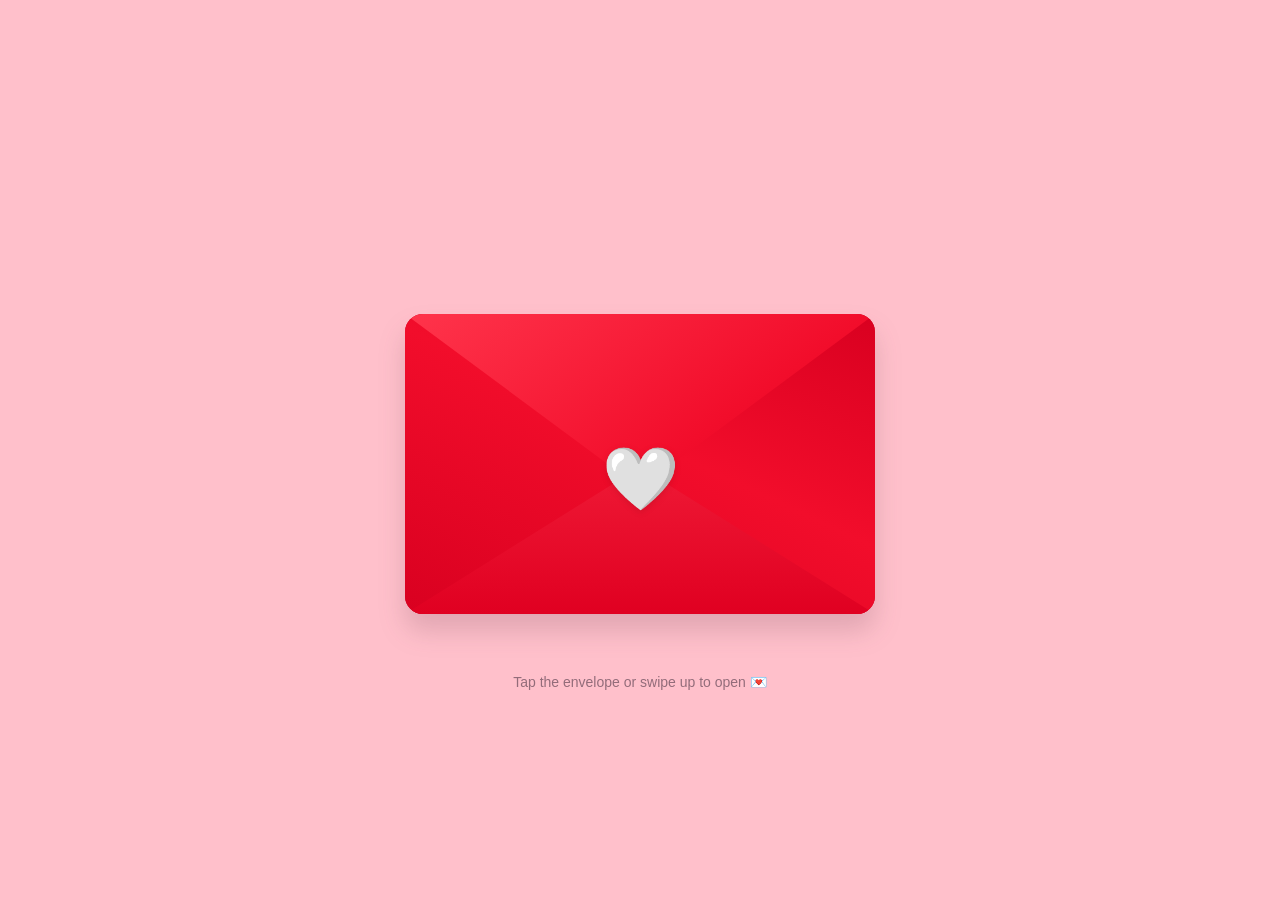
<file: index.html>
<!DOCTYPE html>
<html lang="en">

    <head>
        <meta charset="UTF-8">
        <meta name="viewport" content="width=device-width, initial-scale=1.0">
        <title>A Letter for You</title>

        <link rel="stylesheet" href="card.css">
    </head>

    <body>

        <main class="scene">

            <section class="card-area">

                <div class="envelope" id="envelope">

                    <div class="envelope-back"></div>

                    <article class="letter">

                        <p class="to">
                            To: <span id="recipient"></span>
                        </p>

                        <div class="message">
                            <p id="lineOne"></p>
                            <p id="lineTwo"></p>
                            <p id="lineThree"></p>
                        </div>

                        <p class="signature" id="signature"></p>

                    </article>

                    <div class="front-wrap">
                        <div class="envelope-front"></div>
                    </div>

                    <div class="flap-wrap">
                        <div class="flap"></div>
                    </div>

                    <div class="heart-seal" aria-hidden="true">
                        🤍
                    </div>

                </div>

                <div class="hearts-container" id="heartsContainer"></div>

            </section>

            <p class="hint" id="hint">
                Tap the envelope or swipe up to open 💌
            </p>

        </main>

        <script src="card.js"></script>

    </body>

</html>
</file>
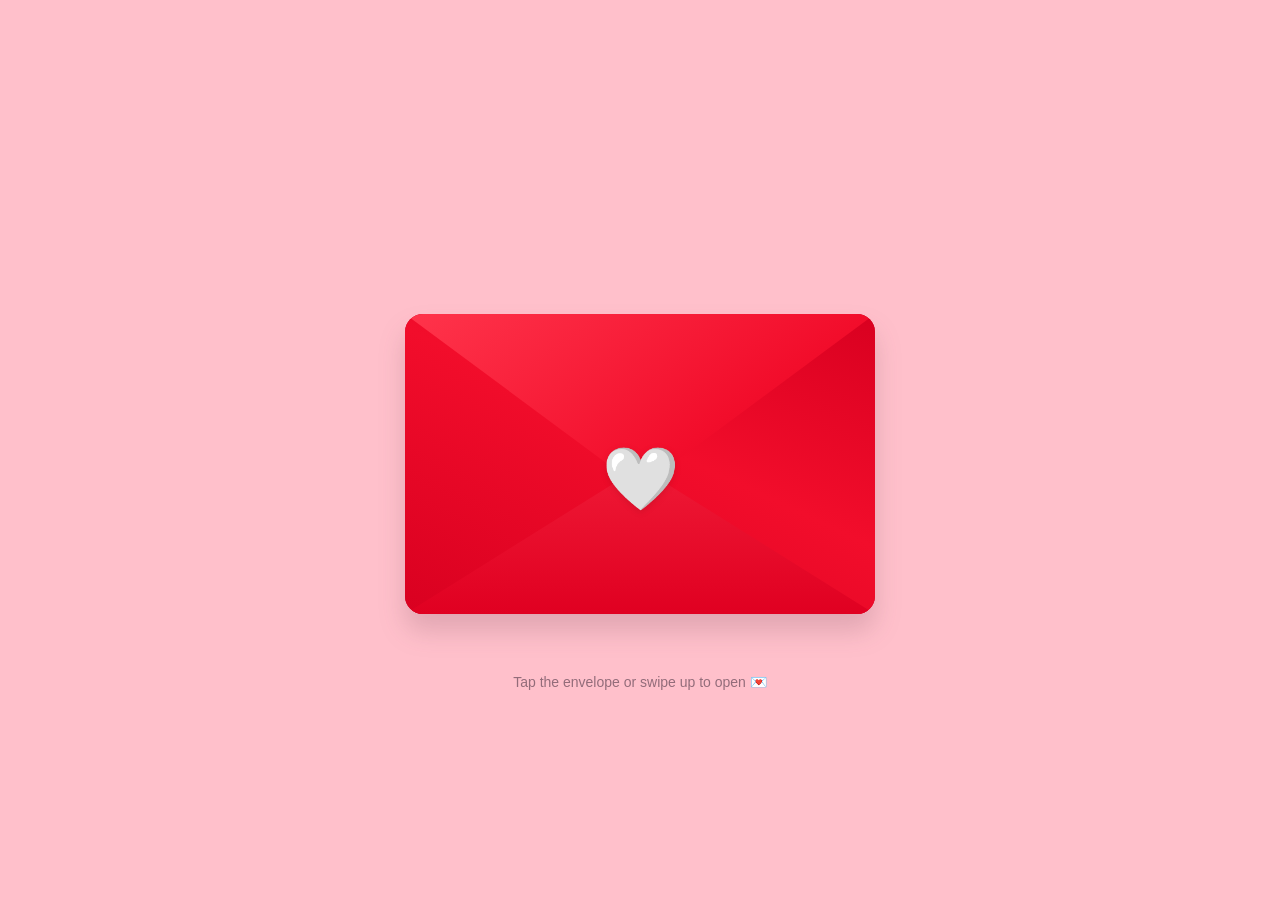
<file: card.html>
<!DOCTYPE html>
<html lang="en">

    <head>
        <meta charset="UTF-8">
        <meta name="viewport" content="width=device-width, initial-scale=1.0">
        <title>A Letter for You</title>

        <link rel="stylesheet" href="card.css">
    </head>

    <body>

        <main class="scene">

            <section class="card-area">

                <div class="envelope" id="envelope">

                    <div class="envelope-back"></div>

                    <article class="letter">

                        <p class="to">
                            To: <span id="recipient"></span>
                        </p>

                        <div class="message">
                            <p id="lineOne"></p>
                            <p id="lineTwo"></p>
                            <p id="lineThree"></p>
                        </div>

                        <p class="signature" id="signature"></p>

                    </article>

                    <div class="front-wrap">
                        <div class="envelope-front"></div>
                    </div>

                    <div class="flap-wrap">
                        <div class="flap"></div>
                    </div>

                    <div class="heart-seal" aria-hidden="true">
                        🤍
                    </div>

                </div>

                <div class="hearts-container" id="heartsContainer"></div>

            </section>

            <p class="hint" id="hint">
                Tap the envelope or swipe up to open 💌
            </p>

        </main>

        <script src="card.js"></script>

    </body>

</html>
</file>
<file: card.css>
* { box-sizing: border-box; }

body { 
  margin: 0; 
  min-height: 100vh; 
  display: grid; 
  place-items: center; 
  overflow: hidden; 
  background: pink; 
  font-family: Arial, sans-serif; 
}

.scene { 
  width: min(100vw, 900px); 
  min-height: 100vh; 
  display: flex; 
  flex-direction: column; 
  justify-content: center; 
  align-items: center; 
  padding: 28px 16px 20px; 
}

.card-area { 
  position: relative; 
  width: min(88vw, 560px); 
  height: 440px; 
  display: flex; 
  align-items: center; 
  justify-content: center;
  perspective: 1100px; 
}

.envelope { 
  position: relative; 
  width: min(84vw, 470px); 
  height: 300px; 
  border-radius: 18px; 
  filter: drop-shadow(0 17px 13px rgba(90,48,65,.18)); 
  transform: translateY(26px); 
  cursor: pointer; 
}

.envelope-back { 
  position: absolute; 
  inset: 0; 
  background: #c90020; 
  border-radius: 18px; 
  z-index: 0; 
}

.letter { 
  position: absolute; 
  z-index: 1; 
  left: 5%; 
  bottom: 8px; 
  width: 90%; 
  height: 270px; 
  padding: 24px 28px 18px; 
  background: #fffefe; 
  border-radius: 11px 11px 5px 5px;
  color: #60434d; text-align: center; 
  box-shadow: 0 2px 8px rgba(70,40,55,.12); 
  transform: translateY(0);
  transition: transform 850ms cubic-bezier(.2,.75,.25,1); overflow: hidden; 
}

.to { 
  margin: 0 auto 26px; 
  width: fit-content; 
  padding: 2px 12px; 
  background: #f9dfe2; 
  font-family: Georgia, serif; 
  font-style: italic; 
  font-size: 15px; 
}

.message { 
  font-family: "Brush Script MT", "Segoe Script", cursive; 
  font-style: italic; 
  font-size: clamp(19px, 4.5vw, 29px); 
  line-height: 1.35; 
}

.message p { 
  margin: 8px 0; 
  background: #fbe3e5; 
  padding: 1px 5px; 
}

.message p:last-child {
  display: block;
  background: #fbe3e5;
  margin-top: 8px;
}

.signature { 
  margin-top: 14px; 
  font-family: Georgia, serif; 
  font-size: 12px; 
  font-style: italic; 
  opacity: .72; 
}

.front-wrap { 
  position: absolute; 
  inset: 0; 
  z-index: 3; 
  border-radius: 18px; 
  overflow: hidden; 
}

.envelope-front { 
  position: absolute; 
  inset: 0; 
  background: linear-gradient(25deg, #d90020, #f20d2b 55%, #d90020); 
  clip-path: polygon(0 0, 50% 51%, 100% 0, 100% 100%, 0 100%); 
}

.envelope-front::before { 
  content: ""; 
  position: absolute; inset: 0;
  background: linear-gradient(180deg, #ff344b, #e00021); 
  clip-path: polygon(0 100%, 50% 51%, 100% 100%); 
}

.flap-wrap { 
  position: absolute; 
  top: 0; 
  left: 0; width: 100%; height: 58%;
  z-index: 4; 
  border-radius: 18px 18px 0 0;
  overflow: hidden; 
  transform-origin: top center;
  transition: transform 650ms ease, opacity .2s ease .3s, visibility 0s .5s; 
}

.flap { 
  position: absolute; 
  inset: 0; 
  background: linear-gradient(145deg, #ff344b, #f20d2b 65%, #dc001f); 
  clip-path: polygon(0 0, 100% 0, 50% 100%); 
}

.heart-seal { 
  position: absolute; 
  z-index: 5; 
  left: 50%; 
  top: 55%; 
  transform: translate(-50%,-50%);
  font-size: 62px; line-height: 1;
  filter: drop-shadow(0 2px 3px rgba(90,0,10,.15)); 
  transition: opacity .2s ease; 
}

.envelope.open .flap-wrap { transform: rotateX(180deg); opacity: 0; 
  visibility: hidden; 
}

.envelope.open .heart-seal { 
  opacity: 0; 
  visibility: hidden; 
}

.envelope.open .letter { 
  transform: translateY(-215px);
  transition-delay: 250ms; 
}

.hint { 
  margin: 16px 0 0; 
  color: #936c7a; 
  font-size: 14px; 
  text-align: center; 
}

.hearts-container { 
  position: absolute; 
  inset: 0; 
  pointer-events: none; 
  overflow: visible; 
  z-index: 10; 
}

.flying-heart { 
  position: absolute; 
  bottom: 40%; 
  left: 50%; 
  font-size: 24px; 
  opacity: 0; 
  animation: heartFloat 2.2s ease-out forwards; 
}

@keyframes heartFloat {
  0% { 
    transform: translate(0,0) scale(.5); 
    opacity: 0; } 15% { opacity: 1; 
    transform: translate(0,-20px)
    scale(1); } 100% { transform:
    translate(var(--drift), -280px) scale(1.2); opacity: 0; } 
}

@media (max-width: 520px) {
  .card-area { 
    height: 390px; }
  
  .envelope { 
    height: 250px; 
    border-radius: 16px; 
  }
 
  .letter { 
    height: 230px; 
    padding: 19px 17px 12px; 
  }
  
  .envelope.open .letter { 
    transform: translateY(-185px); 
  }
}
</file>
